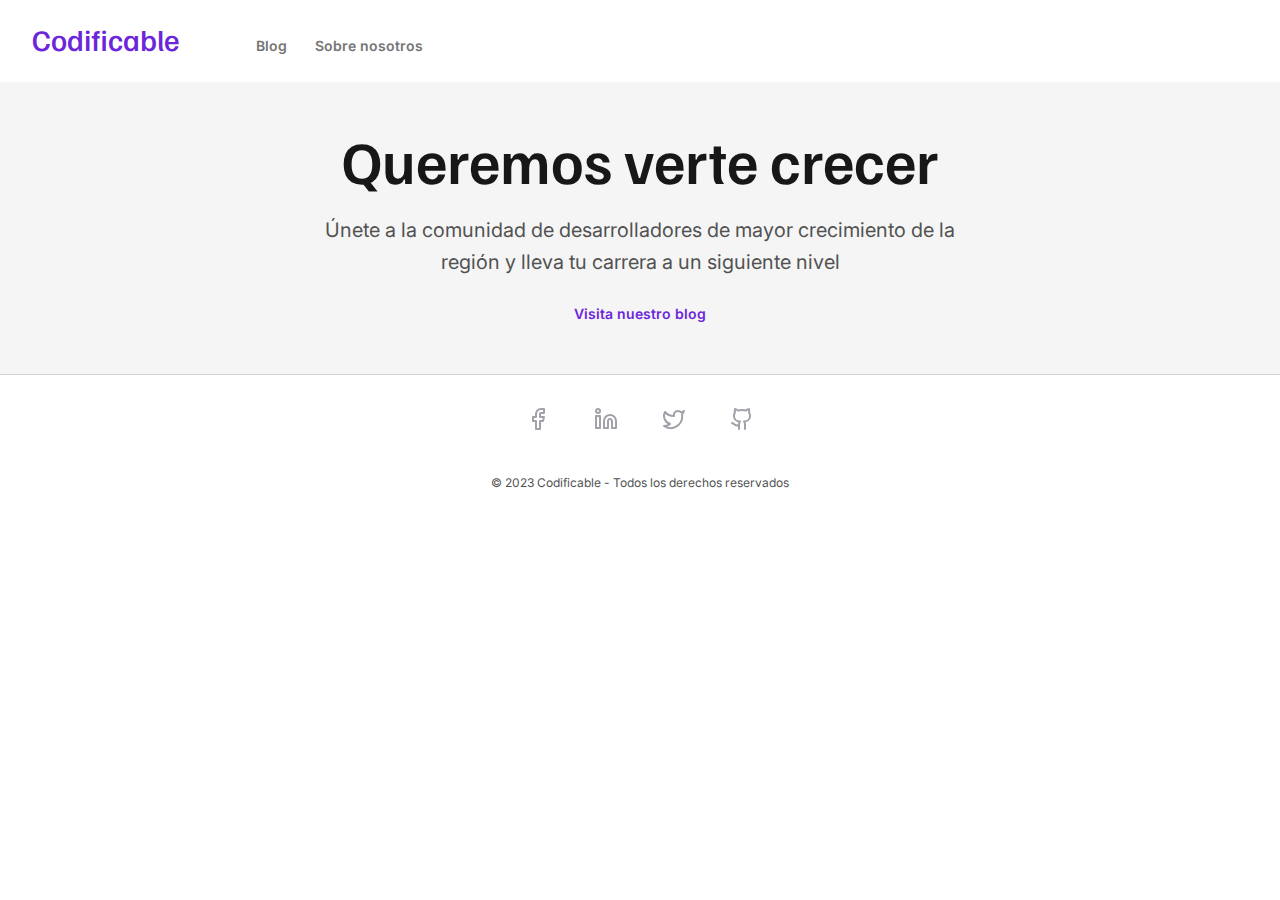
<file: index.html>
<!DOCTYPE html>
<html lang="es">
  <head>
    <meta charset="UTF-8" />
    <meta name="viewport" content="width=device-width, initial-scale=1.0" />
    <title>Codificable</title>
    <link rel="stylesheet" href="style.css" />
    <link rel="preconnect" href="https://fonts.googleapis.com" />
    <link rel="preconnect" href="https://fonts.gstatic.com" crossorigin />
    <link
      href="https://fonts.googleapis.com/css2?family=Familjen+Grotesk:wght@400;500;600&family=Inter:wght@400;500;600;700&family=Source+Code+Pro:wght@400;500;600&display=swap"
      rel="stylesheet"
    />
  </head>
  <body>
    <header class="header">
      <h1 class="header__logo"><a href="/index.html">Codificable</a></h1>
      <nav class="navigation">
        <ul>
          <li><a href="/blog/index.html">Blog</a></li>
          <li><a href="#">Sobre nosotros</a></li>
        </ul>
      </nav>
    </header>

    <main>
      <section class="section hero">
        <div class="container">
          <div class="hero__content hero--center">
            <h2 class="hero__title">Queremos verte crecer</h2>
            <p class="hero__lead">
              Únete a la comunidad de desarrolladores de mayor crecimiento de la
              región y lleva tu carrera a un siguiente nivel
            </p>
            <a href="/blog/index.html">Visita nuestro blog</a>
          </div>
        </div>
      </section>
    </main>

    <footer class="container footer">
      <ul class="social-links">
        <li>
          <a href="#"
            ><img src="/assets/icons/facebook.svg" alt="Facebook icon"
          /></a>
        </li>
        <li>
          <a href="#"
            ><img src="/assets/icons/linkedin.svg" alt="LinkedIn icon"
          /></a>
        </li>
        <li>
          <a href="#"
            ><img src="/assets/icons/twitter.svg" alt="Twitter icon"
          /></a>
        </li>
        <li>
          <a href="#"
            ><img src="/assets/icons/github.svg" alt="GitHub icon"
          /></a>
        </li>
      </ul>
      <small class="footer__copy"
        >&copy; 2023 Codificable - Todos los derechos reservados</small
      >
    </footer>
  </body>
</html>
</file>
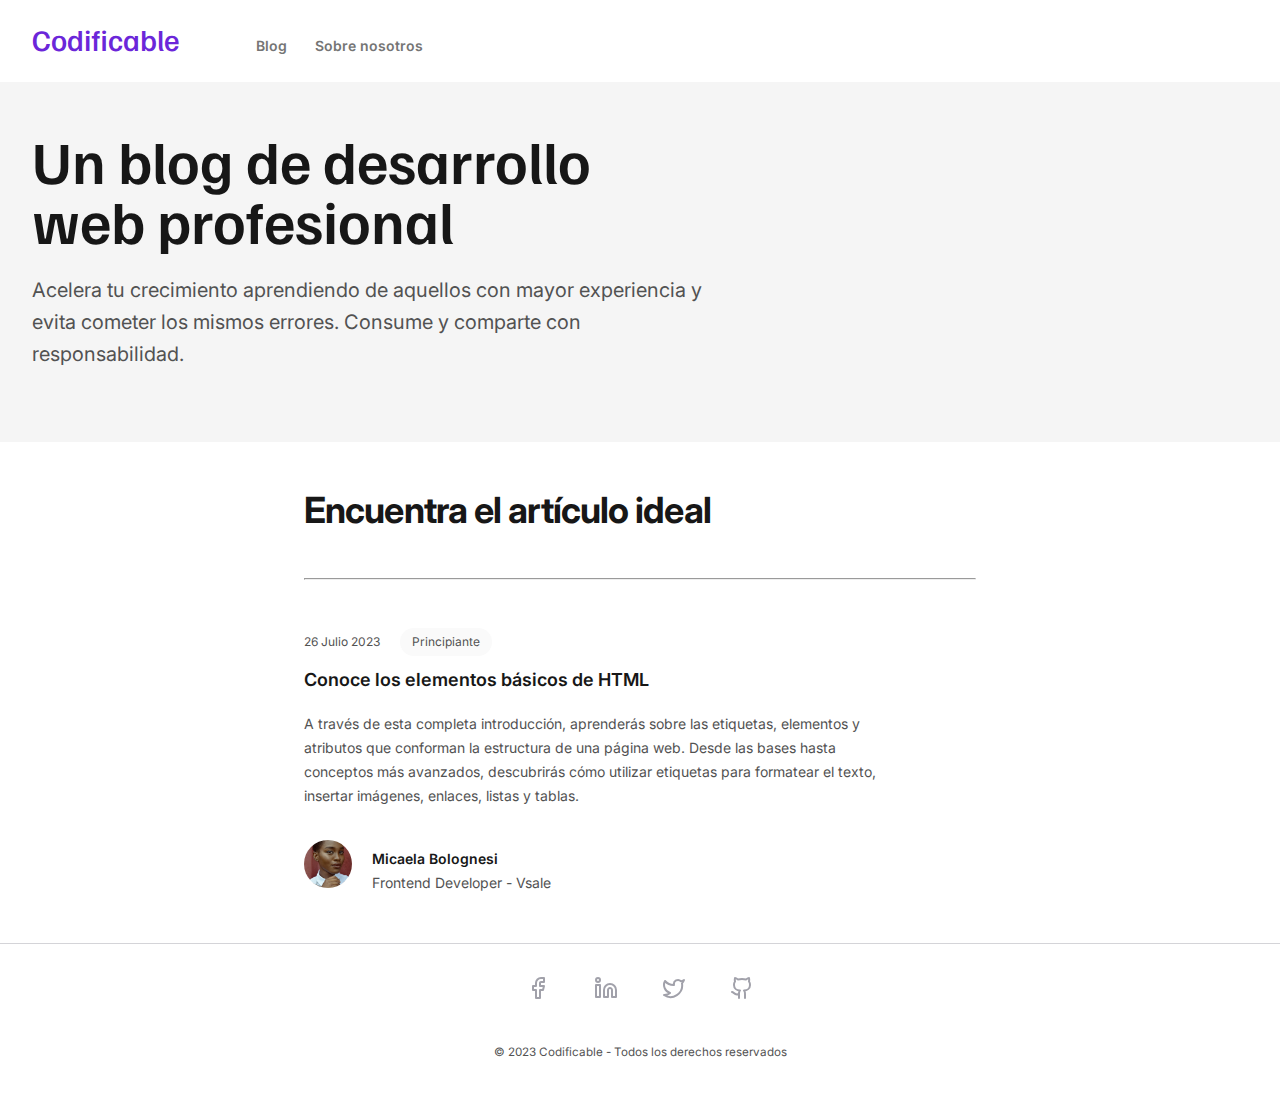
<file: blog/index.html>
<!DOCTYPE html>
<html lang="es">
  <head>
    <meta charset="UTF-8" />
    <meta name="viewport" content="width=device-width, initial-scale=1.0" />
    <title>Codificable - Blog</title>
    <link rel="stylesheet" href="/style.css" />
    <link rel="preconnect" href="https://fonts.googleapis.com" />
    <link rel="preconnect" href="https://fonts.gstatic.com" crossorigin />
    <link
      href="https://fonts.googleapis.com/css2?family=Familjen+Grotesk:wght@400;500;600&family=Inter:wght@400;500;600;700&family=Source+Code+Pro:wght@400;500;600&display=swap"
      rel="stylesheet"
    />
  </head>
  <body>
    <header class="header">
      <h1 class="header__logo"><a href="/index.html">Codificable</a></h1>
      <nav class="navigation">
        <ul>
          <li><a href="/blog/index.html">Blog</a></li>
          <li><a href="#">Sobre nosotros</a></li>
        </ul>
      </nav>
    </header>

    <main>
      <section class="section hero">
        <div class="container">
          <div class="hero__content">
            <h2 class="hero__title">Un blog de desarrollo web profesional</h2>
            <p class="hero__lead">
              Acelera tu crecimiento aprendiendo de aquellos con mayor
              experiencia y evita cometer los mismos errores. Consume y comparte
              con responsabilidad.
            </p>
          </div>
        </div>
      </section>
      <section class="section">
        <div class="container">
          <div class="articles-section">
            <h2 id="articles" class="articles-section__title">
              Encuentra el artículo ideal
            </h2>
            <hr />
            <article class="article-summary">
              <header class="article-metadata">
                <span class="article-metadata__date">26 Julio 2023</span>
                <span class="category-tag">Principiante</span>
              </header>
              <a
                href="conoce-los-elementos-basicos-de-html.html"
                class="summary-content"
              >
                <h3 class="article-summary__title">
                  Conoce los elementos básicos de HTML
                </h3>
                <p class="article-summary__text">
                  A través de esta completa introducción, aprenderás sobre las
                  etiquetas, elementos y atributos que conforman la estructura
                  de una página web. Desde las bases hasta conceptos más
                  avanzados, descubrirás cómo utilizar etiquetas para formatear
                  el texto, insertar imágenes, enlaces, listas y tablas.
                </p>
              </a>
              <footer class="article-summary__footer">
                <div class="author">
                  <img
                    src="/assets/images/profile1.jpeg"
                    alt="Micaela Bolognesi Avatar"
                    width="320"
                    height="480"
                    class="author__avatar"
                  />
                  <div class="author__info">
                    <strong class="author__name">Micaela Bolognesi</strong>
                    <span>Frontend Developer - Vsale</span>
                  </div>
                </div>
              </footer>
            </article>
          </div>
        </div>
      </section>
    </main>

    <footer class="container footer">
      <ul class="social-links">
        <li>
          <a href="#"
            ><img src="/assets/icons/facebook.svg" alt="Facebook icon"
          /></a>
        </li>
        <li>
          <a href="#"
            ><img src="/assets/icons/linkedin.svg" alt="LinkedIn icon"
          /></a>
        </li>
        <li>
          <a href="#"
            ><img src="/assets/icons/twitter.svg" alt="Twitter icon"
          /></a>
        </li>
        <li>
          <a href="#"
            ><img src="/assets/icons/github.svg" alt="GitHub icon"
          /></a>
        </li>
      </ul>
      <small>&copy; 2023 Codificable - Todos los derechos reservados</small>
    </footer>
  </body>
</html>
</file>
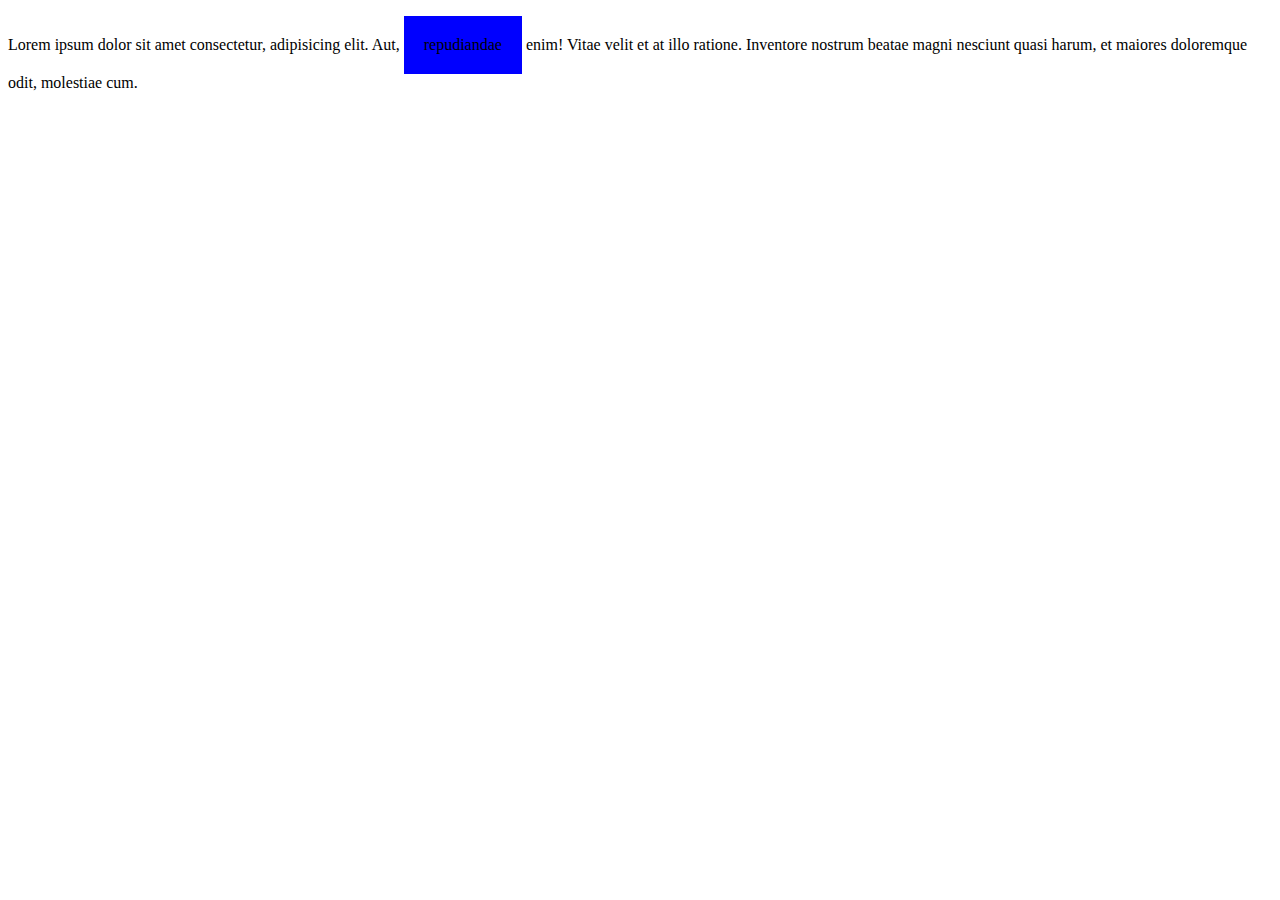
<file: test.html>
<!DOCTYPE html>
<html lang="en">
  <head>
    <meta charset="UTF-8" />
    <meta name="viewport" content="width=device-width, initial-scale=1.0" />
    <title>Document</title>
    <style>
      span {
        display: inline-block;
        background-color: blue;
        padding-left: 20px;
        padding-right: 20px;
        padding-top: 20px;
        padding-bottom: 20px;
      }
    </style>
  </head>
  <body>
    <p>
      Lorem ipsum dolor sit amet consectetur, adipisicing elit. Aut,
      <span>repudiandae</span> enim! Vitae velit et at illo ratione. Inventore
      nostrum beatae magni nesciunt quasi harum, et maiores doloremque odit,
      molestiae cum.
    </p>
  </body>
</html>
</file>
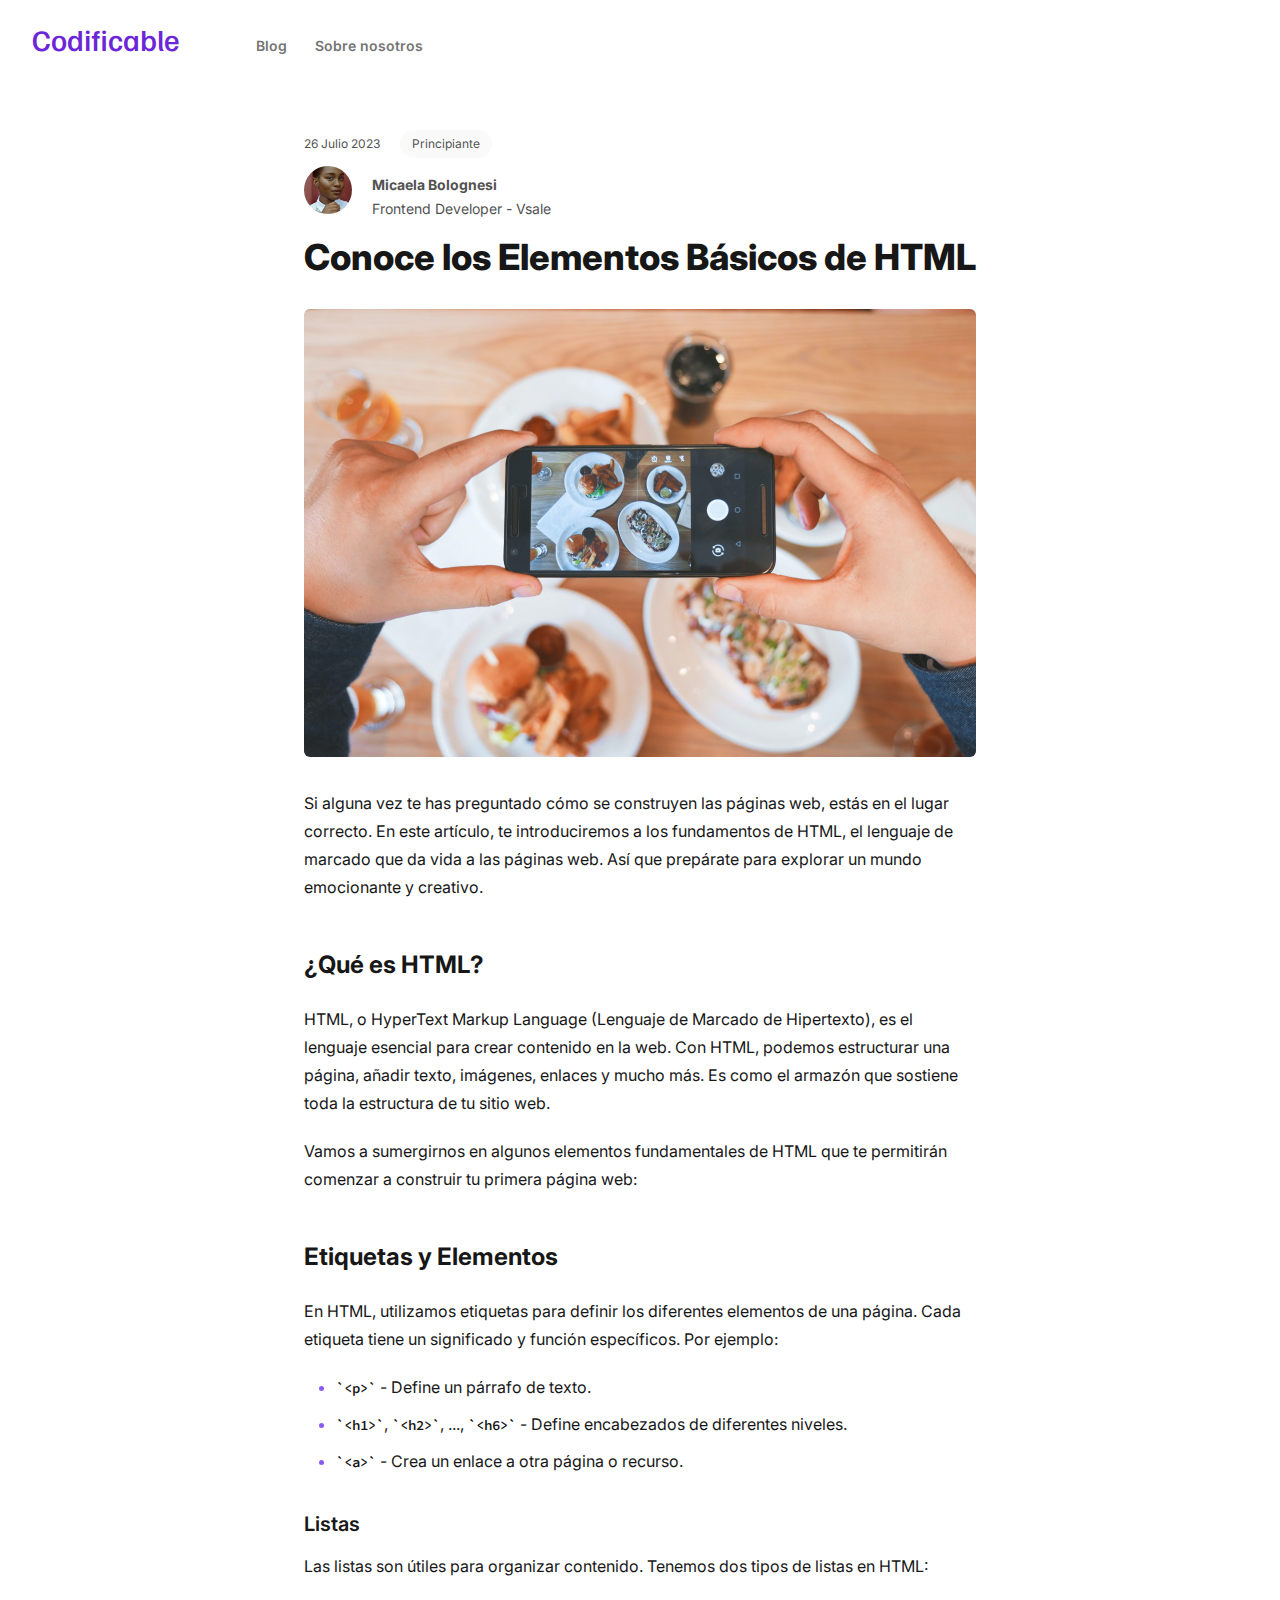
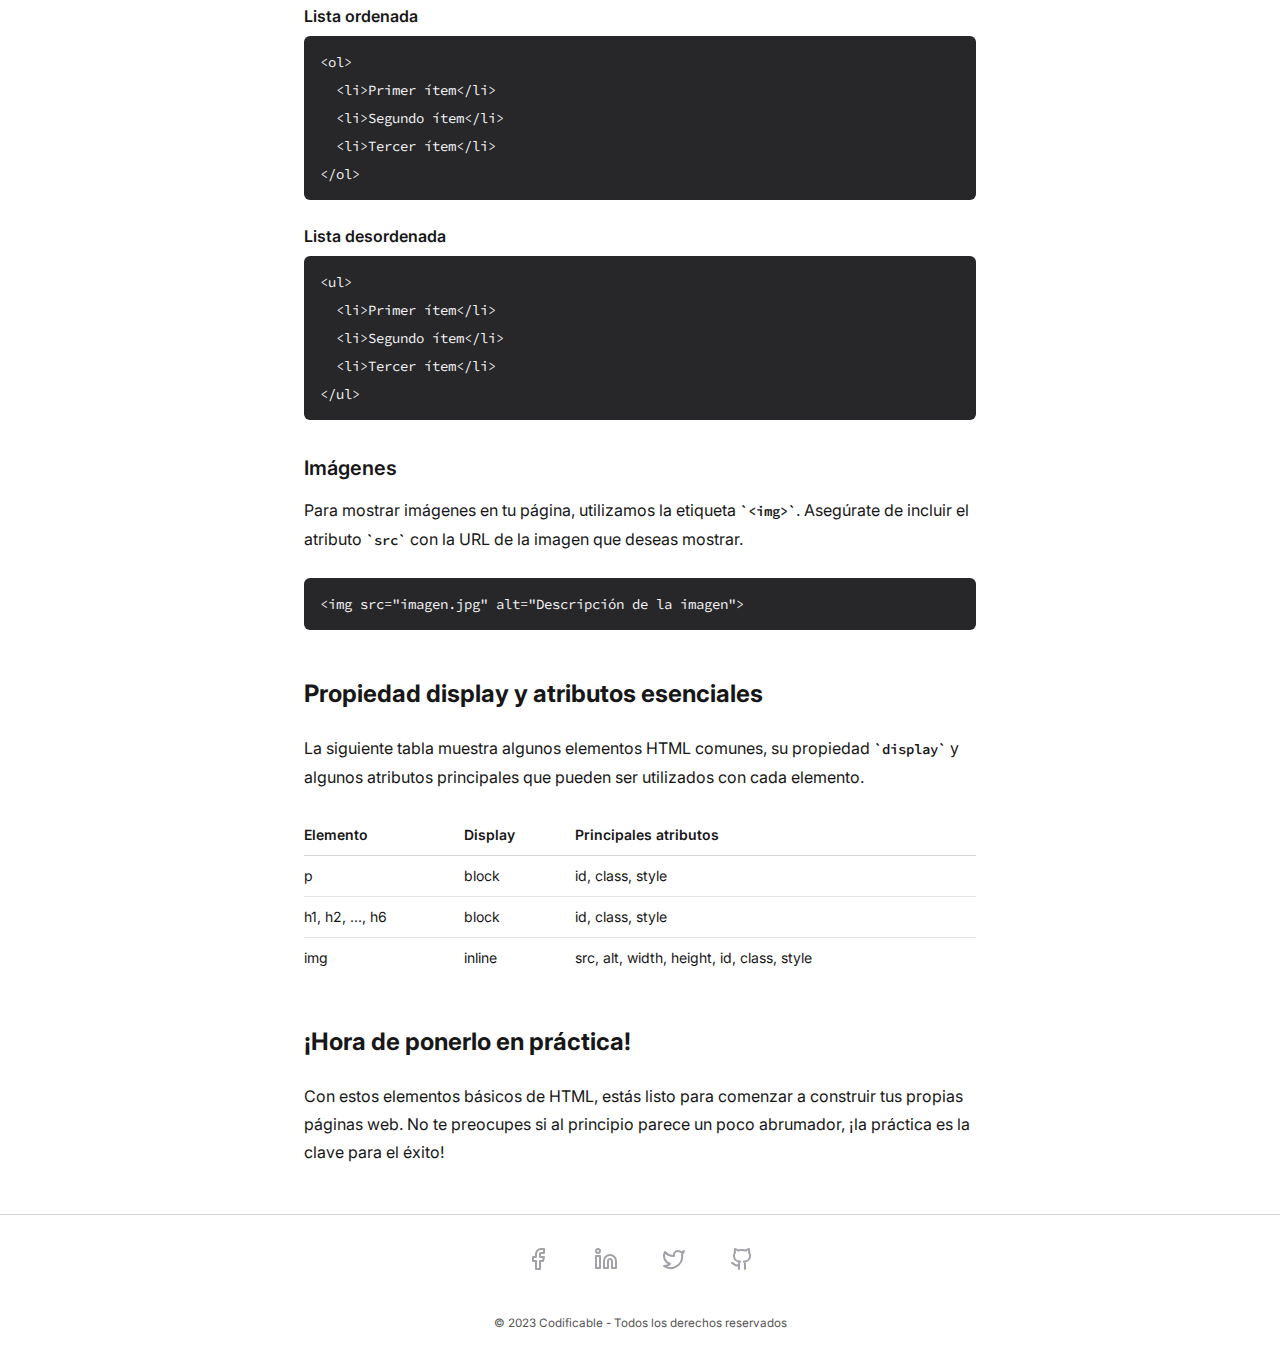
<file: blog/conoce-los-elementos-basicos-de-html.html>
<!DOCTYPE html>
<html lang="es">
  <head>
    <meta charset="UTF-8" />
    <meta name="viewport" content="width=device-width, initial-scale=1.0" />
    <title>Codificable - Blog: Conoce los elementos básicos de HTML</title>
    <link rel="stylesheet" href="/style.css" />
    <link rel="preconnect" href="https://fonts.googleapis.com" />
    <link rel="preconnect" href="https://fonts.gstatic.com" crossorigin />
    <link
      href="https://fonts.googleapis.com/css2?family=Familjen+Grotesk:wght@400;500;600&family=Inter:wght@400;500;600;700&family=Source+Code+Pro:wght@400;500;600&display=swap"
      rel="stylesheet"
    />
  </head>
  <body>
    <header class="header">
      <h1 class="header__logo"><a href="/index.html">Codificable</a></h1>
      <nav class="navigation">
        <ul>
          <li><a href="/blog/index.html">Blog</a></li>
          <li><a href="#">Sobre nosotros</a></li>
        </ul>
      </nav>
    </header>

    <main>
      <div class="section">
        <div class="container">
          <article class="article">
            <header class="article__header">
              <div class="article-metadata">
                <span class="article-metadata__date">26 Julio 2023</span>
                <span class="category-tag">Principiante</span>
              </div>
              <div class="author">
                <img
                  src="/assets/images/profile1.jpeg"
                  alt="Micaela Bolognesi Avatar"
                  width="320"
                  height="480"
                  class="author__avatar"
                />
                <div class="author__info">
                  <strong>Micaela Bolognesi</strong>
                  <span>Frontend Developer - Vsale</span>
                </div>
              </div>
            </header>
            <div class="content">
              <h1>Conoce los Elementos Básicos de HTML</h1>
              <img
                src="/assets/images/meal-photo.jpeg"
                alt="Phone taking picture of meal"
                width="1344"
                height="896"
              />
              <p>
                Si alguna vez te has preguntado cómo se construyen las páginas
                web, estás en el lugar correcto. En este artículo, te
                introduciremos a los fundamentos de HTML, el lenguaje de marcado
                que da vida a las páginas web. Así que prepárate para explorar
                un mundo emocionante y creativo.
              </p>
              <h2>¿Qué es HTML?</h2>
              <p>
                HTML, o HyperText Markup Language (Lenguaje de Marcado de
                Hipertexto), es el lenguaje esencial para crear contenido en la
                web. Con HTML, podemos estructurar una página, añadir texto,
                imágenes, enlaces y mucho más. Es como el armazón que sostiene
                toda la estructura de tu sitio web.
              </p>
              <p>
                Vamos a sumergirnos en algunos elementos fundamentales de HTML
                que te permitirán comenzar a construir tu primera página web:
              </p>
              <h2>Etiquetas y Elementos</h2>
              <p>
                En HTML, utilizamos etiquetas para definir los diferentes
                elementos de una página. Cada etiqueta tiene un significado y
                función específicos. Por ejemplo:
              </p>
              <ul>
                <li><code>&lt;p&gt;</code> - Define un párrafo de texto.</li>
                <li>
                  <code>&lt;h1&gt;</code>, <code>&lt;h2&gt;</code>, ...,
                  <code>&lt;h6&gt;</code> - Define encabezados de diferentes
                  niveles.
                </li>
                <li>
                  <code>&lt;a&gt;</code> - Crea un enlace a otra página o
                  recurso.
                </li>
              </ul>
              <h3>Listas</h3>
              <p>
                Las listas son útiles para organizar contenido. Tenemos dos
                tipos de listas en HTML:
              </p>
              <h4>Lista ordenada</h4>
              <pre><code>&lt;ol&gt;
  &lt;li&gt;Primer ítem&lt;/li&gt;
  &lt;li&gt;Segundo ítem&lt;/li&gt;
  &lt;li&gt;Tercer ítem&lt;/li&gt;
&lt;/ol&gt;</code></pre>

              <h4>Lista desordenada</h4>
              <pre><code>&lt;ul&gt;
  &lt;li&gt;Primer ítem&lt;/li&gt;
  &lt;li&gt;Segundo ítem&lt;/li&gt;
  &lt;li&gt;Tercer ítem&lt;/li&gt;
&lt;/ul&gt;</code></pre>

              <h3>Imágenes</h3>
              <p>
                Para mostrar imágenes en tu página, utilizamos la etiqueta
                <code>&lt;img&gt;</code>. Asegúrate de incluir el atributo
                <code>src</code> con la URL de la imagen que deseas mostrar.
              </p>
              <pre><code>&lt;img src="imagen.jpg" alt="Descripción de la imagen"&gt;</code></pre>
              <h2>Propiedad display y atributos esenciales</h2>
              <p>
                La siguiente tabla muestra algunos elementos HTML comunes, su
                propiedad <code>display</code> y algunos atributos principales
                que pueden ser utilizados con cada elemento.
              </p>
              <table>
                <thead>
                  <tr>
                    <th>Elemento</th>
                    <th>Display</th>
                    <th>Principales atributos</th>
                  </tr>
                </thead>
                <tbody>
                  <tr>
                    <td>p</td>
                    <td>block</td>
                    <td>id, class, style</td>
                  </tr>
                  <tr>
                    <td>h1, h2, ..., h6</td>
                    <td>block</td>
                    <td>id, class, style</td>
                  </tr>
                  <tr>
                    <td>img</td>
                    <td>inline</td>
                    <td>src, alt, width, height, id, class, style</td>
                  </tr>
                </tbody>
              </table>
              <h2>¡Hora de ponerlo en práctica!</h2>
              <p>
                Con estos elementos básicos de HTML, estás listo para comenzar a
                construir tus propias páginas web. No te preocupes si al
                principio parece un poco abrumador, ¡la práctica es la clave
                para el éxito!
              </p>
            </div>
          </article>
        </div>
      </div>
    </main>

    <footer class="container footer">
      <ul class="social-links">
        <li>
          <a href="#"
            ><img src="/assets/icons/facebook.svg" alt="Facebook icon"
          /></a>
        </li>
        <li>
          <a href="#"
            ><img src="/assets/icons/linkedin.svg" alt="LinkedIn icon"
          /></a>
        </li>
        <li>
          <a href="#"
            ><img src="/assets/icons/twitter.svg" alt="Twitter icon"
          /></a>
        </li>
        <li>
          <a href="#"
            ><img src="/assets/icons/github.svg" alt="GitHub icon"
          /></a>
        </li>
      </ul>
      <small>&copy; 2023 Codificable - Todos los derechos reservados</small>
    </footer>
  </body>
</html>
</file>
<file: style.css>
/* General Styles */

* {
  box-sizing: border-box;
  margin: 0;
  padding: 0;
}

body {
  color: hsl(0, 0%, 32%);
  font-family: "Inter", sans-serif;
  font-size: 0.875rem; /* 14px */
  line-height: 1.5rem; /* 24px */
}

hr {
  margin-block: 48px;
}

a {
  color: hsl(263, 70%, 50%);
  font-size: 0.875rem;
  font-weight: 600;
  line-height: 1.5rem; /* 171.429% */

  text-decoration: none;
}

/* General Blocks */

.section {
  padding-block: 48px;
}

.container {
  padding-inline: 32px;
  max-width: 1280px;
  margin-inline: auto;
}

/* Header */
.header {
  padding: 24px 32px;
  max-width: 1280px;
  margin-inline: auto;
}

.header > * {
  display: inline-block;
}

.header__logo {
  margin: 0;
  margin-right: 64px;
}

.header__logo a {
  color: hsl(263, 70%, 50%);
  font-family: "Familjen Grotesk", sans-serif;
  font-size: 1.875rem;
  font-weight: 500;
  line-height: 1.875rem; /* 100% */

  text-decoration: none;
}

.header__logo:hover a {
  color: hsla(263, 70%, 60%, 1);
}

/* Navigation */

.navigation a {
  color: inherit;
  text-decoration: none;
}

.navigation ul {
  list-style: none;
  padding: 0;
  margin: 0;

  color: hsl(0, 0%, 46%);
  font-size: 1rem;
  font-weight: 500;
  line-height: 1rem; /* 100% */
}

.navigation li {
  display: inline-block;
  margin-right: 8px;
}

.navigation a {
  padding: 8px;
}

.navigation a:hover {
  color: hsla(0, 0%, 32%, 1);
}

/* Footer */

.footer {
  padding-block: 32px;
  text-align: center;
  border-top: 1px solid #d4d4d8;
}

.footer .social-links {
  margin: 0 auto;
  margin-bottom: 32px;
}

.footer__copy {
  font-size: 0.75rem;
  line-height: 1.25rem; /* 166.667% */
}

/* Social Links */
.social-links {
  list-style: none;
  padding: 0;
  width: fit-content;
}

.social-links li {
  display: inline-block;
  margin-right: 40px;
}

.social-links li:last-child {
  margin-right: 0px;
}

/* Hero */

.hero {
  background-color: #f5f5f5;
}

.container {
  padding-inline: 32px;
  max-width: 1280px;
  margin-inline: auto;
}

.hero__content {
  max-width: 672px;
}

.hero__title {
  margin-top: 0;
  margin-bottom: 24px;

  color: hsl(0, 0%, 9%);
  font-family: "Familjen Grotesk", sans-serif;
  font-size: 3.75rem;
  font-weight: 600;
  line-height: 3.75rem; /* 100% */
}

.hero__lead {
  margin-block: 24px;

  font-size: 1.25rem;
  line-height: 2rem; /* 160% */
}

.hero--center {
  text-align: center;
  margin-inline: auto;
}

/* Articles section */

.articles-section {
  max-width: 672px;
  margin-inline: auto;
}

.articles-section__title {
  margin: 0;

  color: hsl(0, 0%, 9%);
  font-size: 2.25rem;
  font-weight: 700;
  line-height: 2.5rem; /* 111.111% */
  letter-spacing: -0.025em;
}

/* Article summary */

.article-summary {
  max-width: 576px;
}

.article-metadata {
  margin-bottom: 12px;
}

/* Article metadata */

.article-metadata__date {
  margin-right: 16px;

  font-size: 0.75rem;
  line-height: 1rem; /* 133.333% */
}

/* Category tag */
.category-tag {
  display: inline-block;
  padding: 6px 12px;
  background-color: hsl(0, 0%, 98%);
  border-radius: 9999px;

  font-size: 0.75rem;
  line-height: 1rem; /* 133.333% */
}

.summary-content:hover .article-summary__title {
  color: hsla(263, 70%, 60%, 1);
}

.article-summary__content {
  display: block;
}

.article-summary__title {
  margin-top: 0px;
  margin-bottom: 20px;

  color: hsl(0, 0%, 9%);
  font-size: 1.125rem;
  font-weight: 600;
  line-height: 1.5rem; /* 133.333% */
}

.article-summary__text {
  margin-top: 20px;
  margin-bottom: 0px;

  color: hsla(0, 0%, 32%, 1);
  font-size: 0.875rem;
  font-weight: 400;
  line-height: 1.5rem; /* 171.429% */
}

.article-summary__footer {
  margin-top: 32px;
}

/* Author */

.author > * {
  display: inline-block;
}

.author__avatar {
  width: 48px;
  height: 48px;
  object-fit: cover;
  border-radius: 50%;
}

.author__info {
  margin-left: 16px;
}

.author__info > * {
  display: block;

  font-size: 0.875rem;
  line-height: 1.5rem; /* 171.429% */
}

.author__name {
  color: hsl(0, 0%, 9%);
  font-weight: 600;
}

/* Article section */

.article {
  max-width: 672px;
  margin-inline: auto;
}

.article__header {
  margin-bottom: 16px;
}

.article__header .article-metadata {
  margin-bottom: 8px;
}

/* Content */

/* General styles */
.content {
  color: hsl(0, 0%, 9%);
  font-size: 1rem;
  font-weight: 400;
  line-height: 1.75rem; /* 175% */
}

.content h1 {
  margin-top: 0;
  margin-bottom: 32px;

  font-size: 2.25rem;
  font-weight: 800;
  line-height: 2.5rem; /* 111.111% */
}

.content h2 {
  margin-top: 48px;
  margin-bottom: 24px;

  font-size: 1.5rem;
  font-weight: 700;
  line-height: 2rem; /* 133.333% */
}

.content h3 {
  margin-top: 32px;
  margin-bottom: 12px;

  font-size: 1.25rem;
  font-weight: 600;
  line-height: 2rem; /* 160% */
}

.content h4 {
  margin-top: 24px;
  margin-bottom: 8px;

  font-size: 1rem;
  font-weight: 600;
  line-height: 1.5rem; /* 150% */
}

.content img {
  display: block;
  max-width: 100%;
  height: auto;
  margin-block: 32px;
  border-radius: 6px;
}

.content figure {
  margin-block: 32px;
}

.content figure img {
  margin-block: 0;
}

.content figure figcaption {
  margin-top: 12;
  margin-bottom: 0;

  color: hsl(0, 0%, 32%);
  font-size: 0.875rem;
  line-height: 1.25rem; /* 142.857% */
}

.content ol,
.content ul {
  margin-block: 20px;
  padding-left: 32px;
}

.content li::marker {
  color: hsla(258, 90%, 66%, 1);
}

.content li {
  margin-block: 8px;
}

.content li p {
  margin-block: 12px;
}

.content hr {
  margin-block: 48px;
}

.content strong {
  font-weight: 600;
}

.content a {
  color: hsl(263, 70%, 50%);
  font-weight: 500;
  text-decoration-line: underline;
}

.content p {
  margin-block: 20px;
}

.content code {
  font-family: "Source Code Pro", monospace;
  font-size: 0.875rem;
  font-weight: 600;
}

.content code::before,
.content code::after {
  content: "`";
}

.content pre {
  margin-block: 24px;
  padding: 12px 16px;
  border-radius: 6px;
  overflow: auto;

  background-color: hsl(240, 4%, 16%);
  color: hsl(0, 0%, 96%);
  font-family: "Source Code Pro", monospace;
  font-size: 0.875rem;
  line-height: 1.75rem; /* 200% */
}

.content pre code {
  all: unset;
}

.content pre code::before,
.content pre code::after {
  content: unset;
}

.content table {
  margin-block: 32px;
  width: 100%;
  text-align: left;
  border-collapse: collapse;
}

.content th {
  padding: 0 8px 8px;
  border-bottom: 1px solid hsl(240, 5%, 84%);

  font-size: 0.875rem;
  font-weight: 600;
  line-height: 1.5rem; /* 171.429% */
}

.content th:first-child,
.content td:first-child {
  padding-left: 0;
}

.content th:last-child,
.content td:last-child {
  padding-right: 0;
}

.content td {
  padding: 8px;
  border-bottom: 1px solid #e4e4e7;
  font-size: 0.875rem;
  line-height: 1.5rem; /* 171.429% */
}

.content tr:last-child td {
  border-bottom: unset;
}

.content h2 + *,
.content h3 + *,
.content h4 + * {
  margin-top: 0;
}

.content > *:first-child {
  margin-top: 0;
}

.content > *:last-child {
  margin-bottom: 0;
}
</file>
